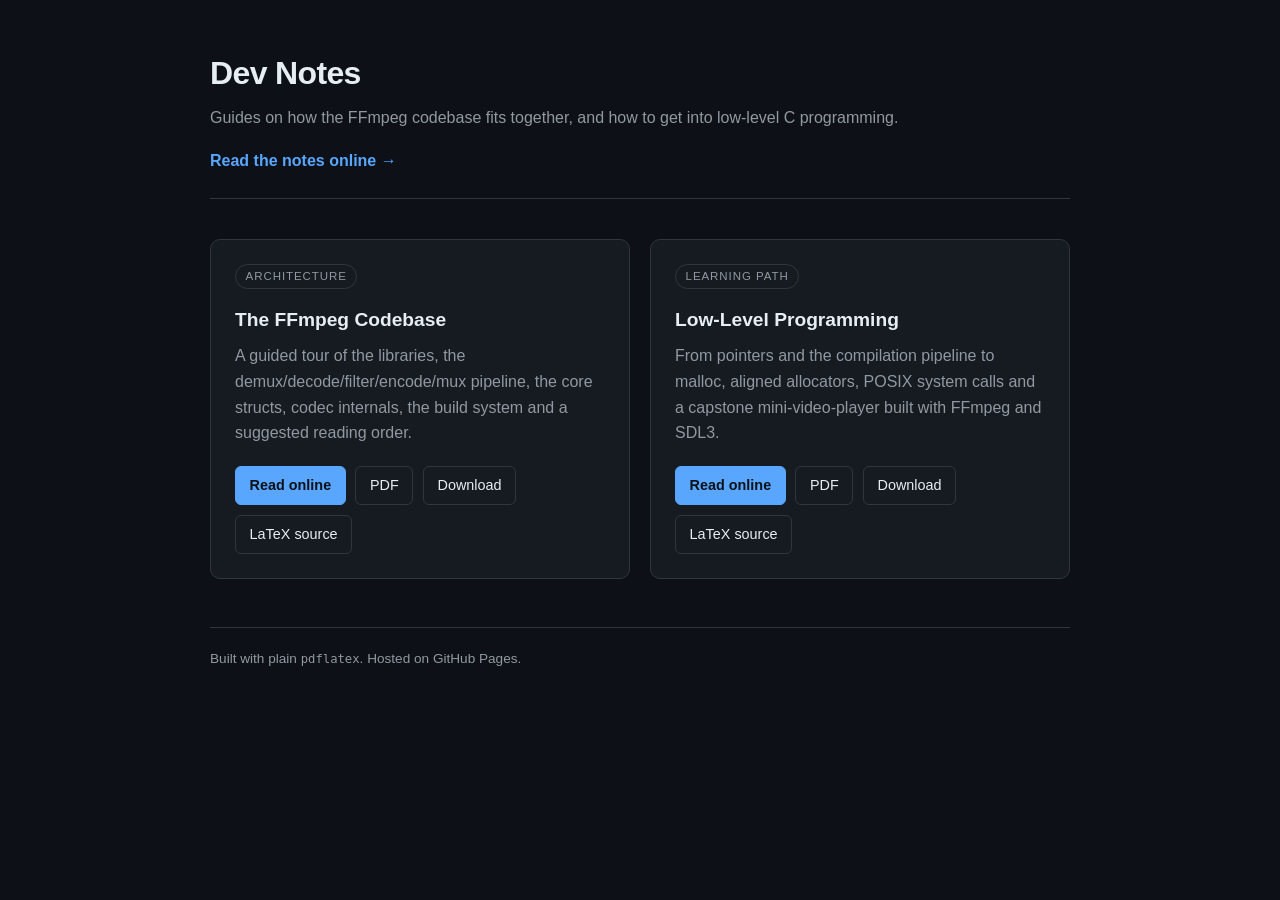
<file: index.html>
<!DOCTYPE html>
<html lang="en">
<head>
  <meta charset="utf-8">
  <meta name="viewport" content="width=device-width, initial-scale=1">
  <title>Dev Notes</title>
  <style>
    :root {
      color-scheme: dark;
      --bg: #0d1117;
      --card: #161b22;
      --border: #30363d;
      --text: #e6edf3;
      --muted: #9198a1;
      --accent: #58a6ff;
      --accent-hover: #79c0ff;
    }
    * { box-sizing: border-box; }
    body {
      margin: 0;
      background: var(--bg);
      color: var(--text);
      font: 16px/1.6 -apple-system, BlinkMacSystemFont, "Segoe UI", Helvetica, Arial, sans-serif;
    }
    .wrap { max-width: 900px; margin: 0 auto; padding: 3rem 1.25rem 4rem; }
    header { border-bottom: 1px solid var(--border); padding-bottom: 1.5rem; margin-bottom: 2.5rem; }
    h1 { font-size: 2rem; margin: 0 0 .35rem; letter-spacing: -.02em; }
    header p { color: var(--muted); margin: 0; }
    .topnav { margin-top: 1.1rem; }
    .topnav a { color: var(--accent); text-decoration: none; font-weight: 600; }
    .topnav a:hover { color: var(--accent-hover); text-decoration: underline; }
    .grid { display: grid; gap: 1.25rem; grid-template-columns: repeat(auto-fit, minmax(280px, 1fr)); }
    .card {
      background: var(--card);
      border: 1px solid var(--border);
      border-radius: 10px;
      padding: 1.5rem;
      display: flex;
      flex-direction: column;
    }
    .tag {
      align-self: flex-start;
      font-size: .72rem;
      letter-spacing: .08em;
      text-transform: uppercase;
      color: var(--muted);
      border: 1px solid var(--border);
      border-radius: 999px;
      padding: .15rem .6rem;
      margin-bottom: 1rem;
    }
    .card h2 { font-size: 1.2rem; margin: 0 0 .5rem; }
    .card p { color: var(--muted); margin: 0 0 1.25rem; flex: 1; }
    .links { display: flex; gap: .6rem; flex-wrap: wrap; }
    a.btn {
      text-decoration: none;
      border: 1px solid var(--border);
      border-radius: 6px;
      padding: .45rem .85rem;
      font-size: .9rem;
      color: var(--text);
    }
    a.btn.primary { background: var(--accent); border-color: var(--accent); color: #0d1117; font-weight: 600; }
    a.btn.primary:hover { background: var(--accent-hover); border-color: var(--accent-hover); }
    a.btn:hover { border-color: var(--accent); }
    footer { margin-top: 3rem; color: var(--muted); font-size: .85rem; border-top: 1px solid var(--border); padding-top: 1.25rem; }
    code { font-family: ui-monospace, SFMono-Regular, Menlo, Consolas, monospace; font-size: .9em; }
  </style>
</head>
<body>
  <div class="wrap">
    <header>
      <h1>Dev Notes</h1>
      <p>Guides on how the FFmpeg codebase fits together, and how to get into low-level C programming.</p>
      <nav class="topnav">
        <a href="notes/index.html">Read the notes online &rarr;</a>
      </nav>
    </header>

    <main class="grid">
      <section class="card">
        <span class="tag">Architecture</span>
        <h2>The FFmpeg Codebase</h2>
        <p>A guided tour of the libraries, the demux/decode/filter/encode/mux pipeline, the core structs, codec internals, the build system and a suggested reading order.</p>
        <div class="links">
          <a class="btn primary" href="notes/ffmpeg.html">Read online</a>
          <a class="btn" href="FFmpegCodebase.pdf">PDF</a>
          <a class="btn" href="FFmpegCodebase.pdf" download>Download</a>
          <a class="btn" href="FFmpegCodebase.tex">LaTeX source</a>
        </div>
      </section>

      <section class="card">
        <span class="tag">Learning path</span>
        <h2>Low-Level Programming</h2>
        <p>From pointers and the compilation pipeline to malloc, aligned allocators, POSIX system calls and a capstone mini-video-player built with FFmpeg and SDL3.</p>
        <div class="links">
          <a class="btn primary" href="notes/low-level.html">Read online</a>
          <a class="btn" href="LowLevelRoadmap.pdf">PDF</a>
          <a class="btn" href="LowLevelRoadmap.pdf" download>Download</a>
          <a class="btn" href="LowLevelRoadmap.tex">LaTeX source</a>
        </div>
      </section>
    </main>

    <footer>
      Built with plain <code>pdflatex</code>. Hosted on GitHub Pages.
    </footer>
  </div>
</body>
</html>
</file>
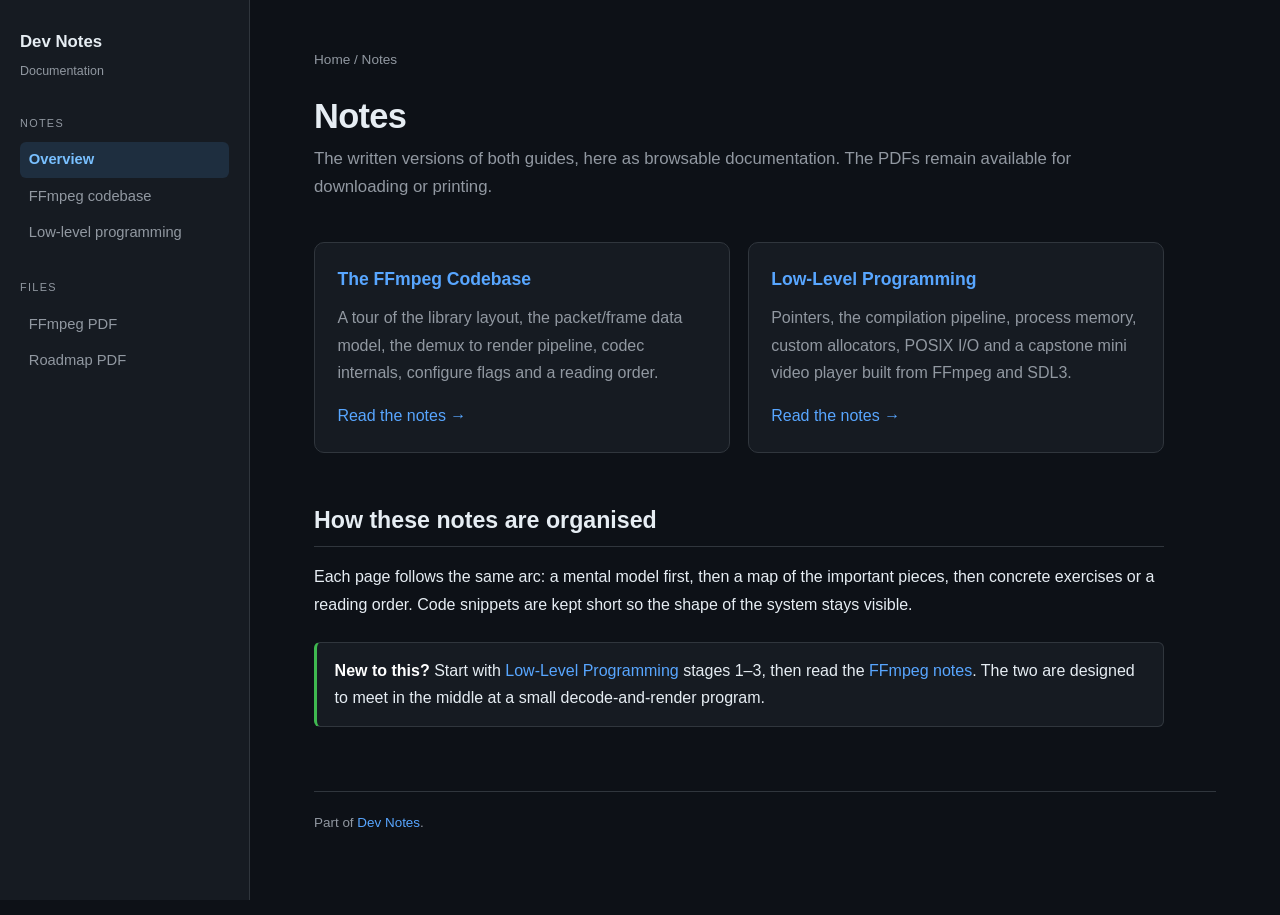
<file: notes/index.html>
<!DOCTYPE html>
<html lang="en">
<head>
  <meta charset="utf-8">
  <meta name="viewport" content="width=device-width, initial-scale=1">
  <title>Notes / Dev Notes</title>
  <link rel="stylesheet" href="style.css">
</head>
<body>
<div class="layout">
  <aside class="sidebar">
    <div class="brand"><a href="../index.html">Dev Notes</a></div>
    <div class="brand-sub">Documentation</div>
    <div class="nav-group">
      <div class="nav-title">Notes</div>
      <a class="active" href="index.html">Overview</a>
      <a href="ffmpeg.html">FFmpeg codebase</a>
      <a href="low-level.html">Low-level programming</a>
    </div>
    <div class="nav-group">
      <div class="nav-title">Files</div>
      <a href="../FFmpegCodebase.pdf">FFmpeg PDF</a>
      <a href="../LowLevelRoadmap.pdf">Roadmap PDF</a>
    </div>
  </aside>

  <main class="content">
    <article>
      <div class="breadcrumb"><a href="../index.html">Home</a> / Notes</div>
      <h1>Notes</h1>
      <p class="lede">The written versions of both guides, here as browsable documentation. The PDFs remain available for downloading or printing.</p>

      <div class="card-grid">
        <section class="card">
          <h3><a href="ffmpeg.html">The FFmpeg Codebase</a></h3>
          <p>A tour of the library layout, the packet/frame data model, the demux to render pipeline, codec internals, configure flags and a reading order.</p>
          <a href="ffmpeg.html">Read the notes &rarr;</a>
        </section>
        <section class="card">
          <h3><a href="low-level.html">Low-Level Programming</a></h3>
          <p>Pointers, the compilation pipeline, process memory, custom allocators, POSIX I/O and a capstone mini video player built from FFmpeg and SDL3.</p>
          <a href="low-level.html">Read the notes &rarr;</a>
        </section>
      </div>

      <h2>How these notes are organised</h2>
      <p>Each page follows the same arc: a mental model first, then a map of the important pieces, then concrete exercises or a reading order. Code snippets are kept short so the shape of the system stays visible.</p>

      <div class="callout green">
        <p><strong>New to this?</strong> Start with <a href="low-level.html">Low-Level Programming</a> stages 1&ndash;3, then read the <a href="ffmpeg.html">FFmpeg notes</a>. The two are designed to meet in the middle at a small decode-and-render program.</p>
      </div>
    </article>

    <footer class="docs-footer">Part of <a href="../index.html">Dev Notes</a>.</footer>
  </main>
</div>
</body>
</html>
</file>
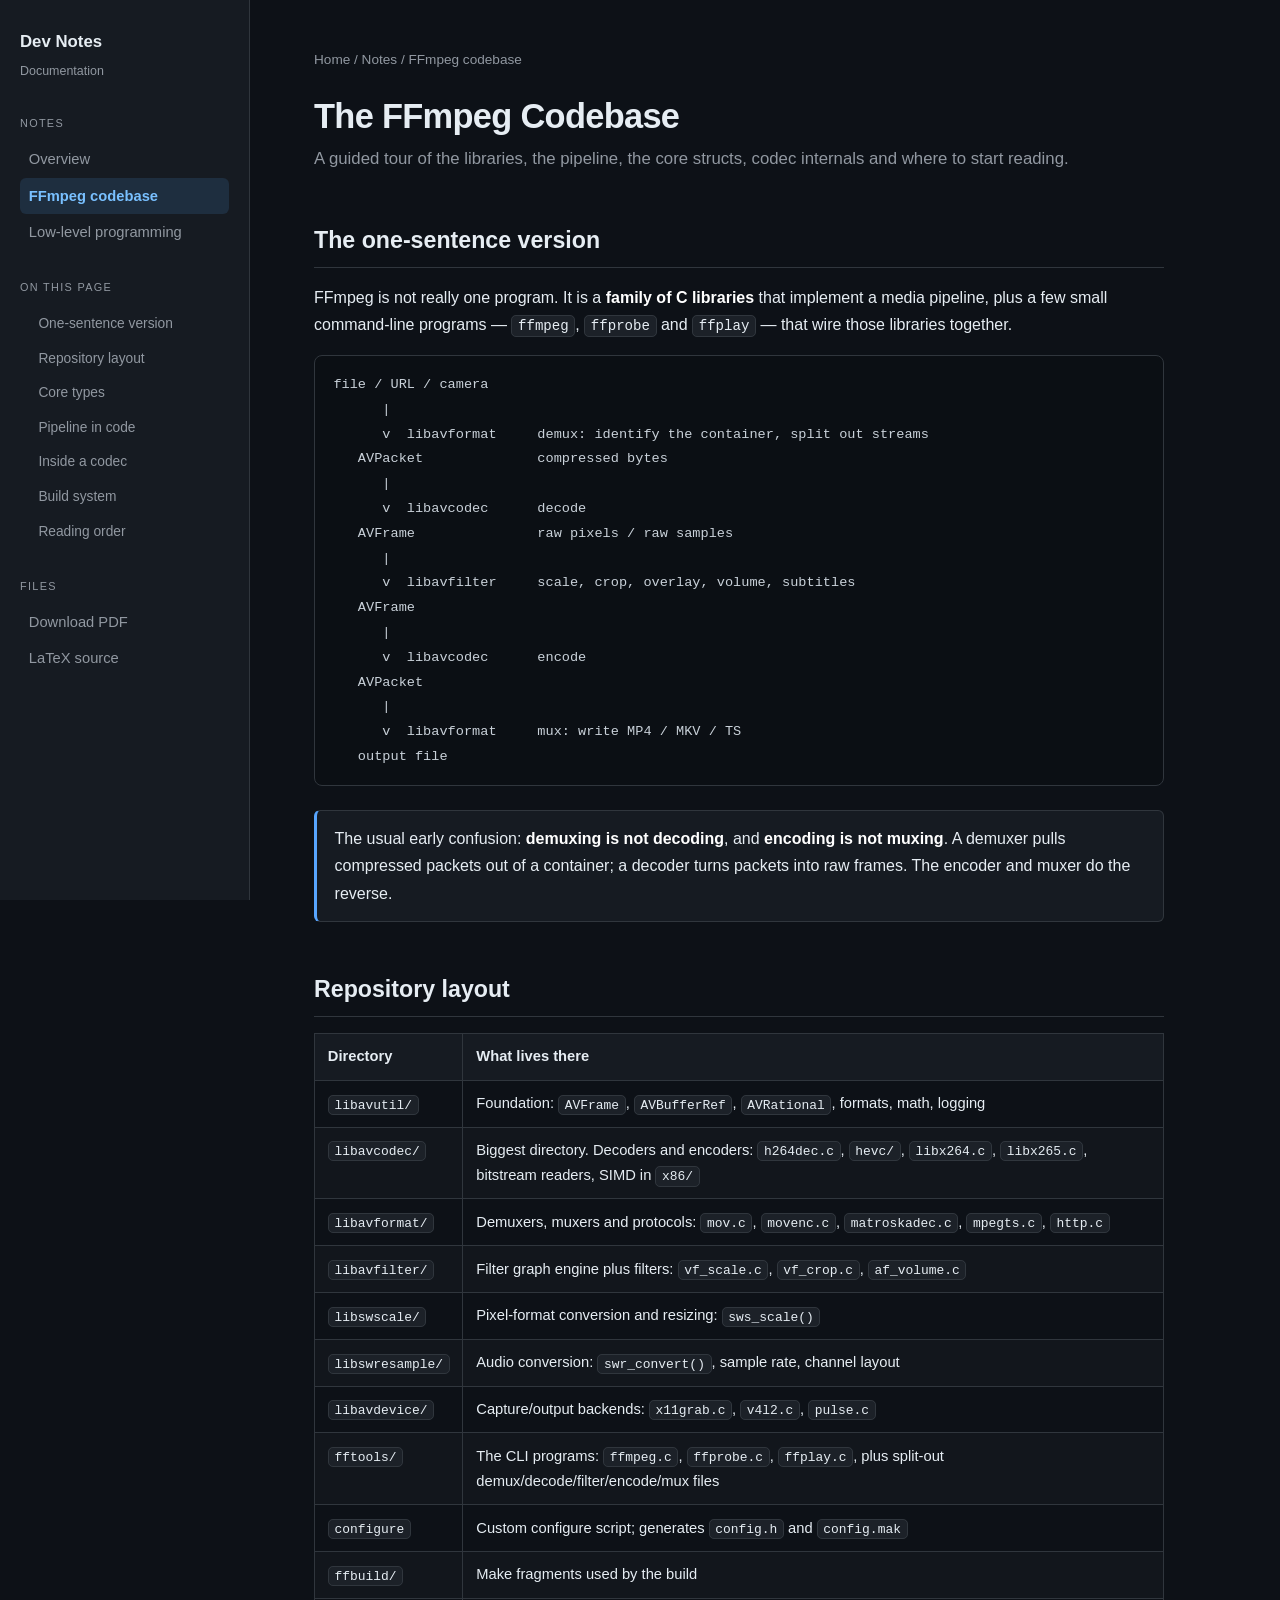
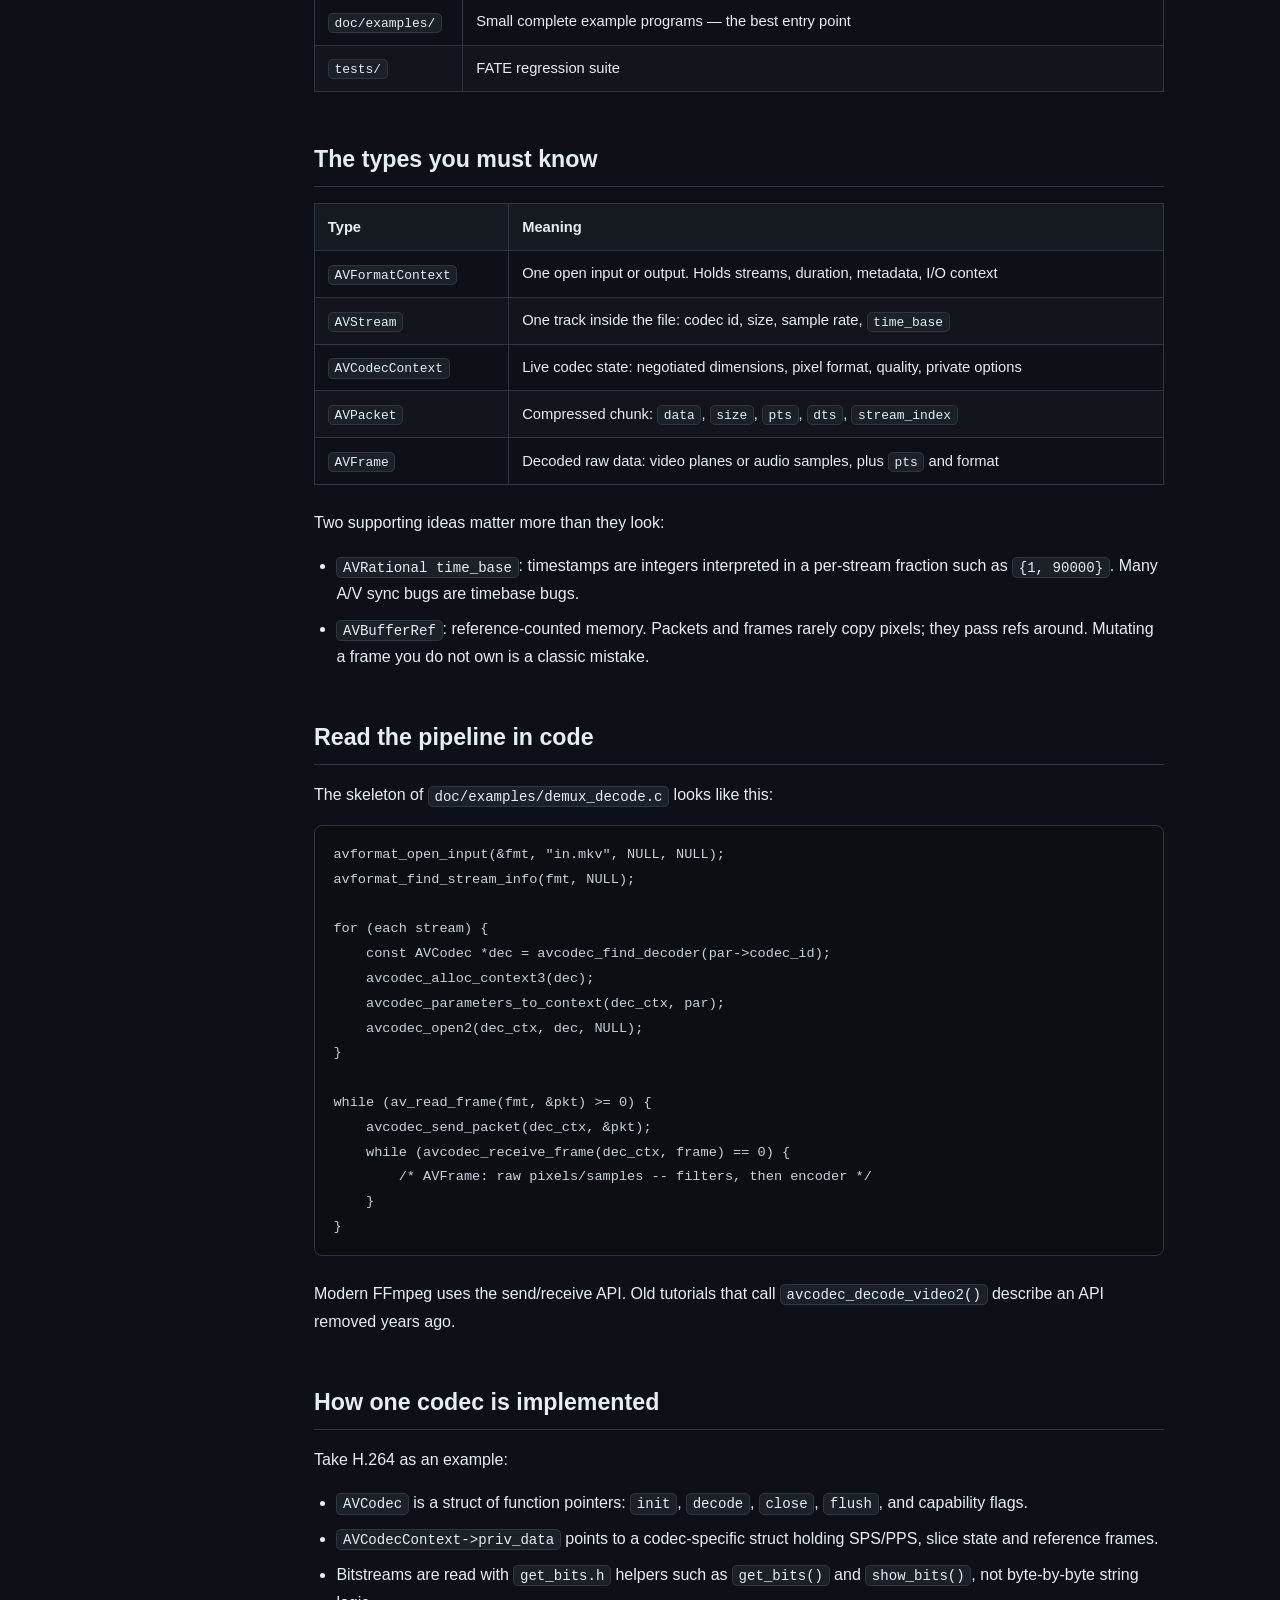
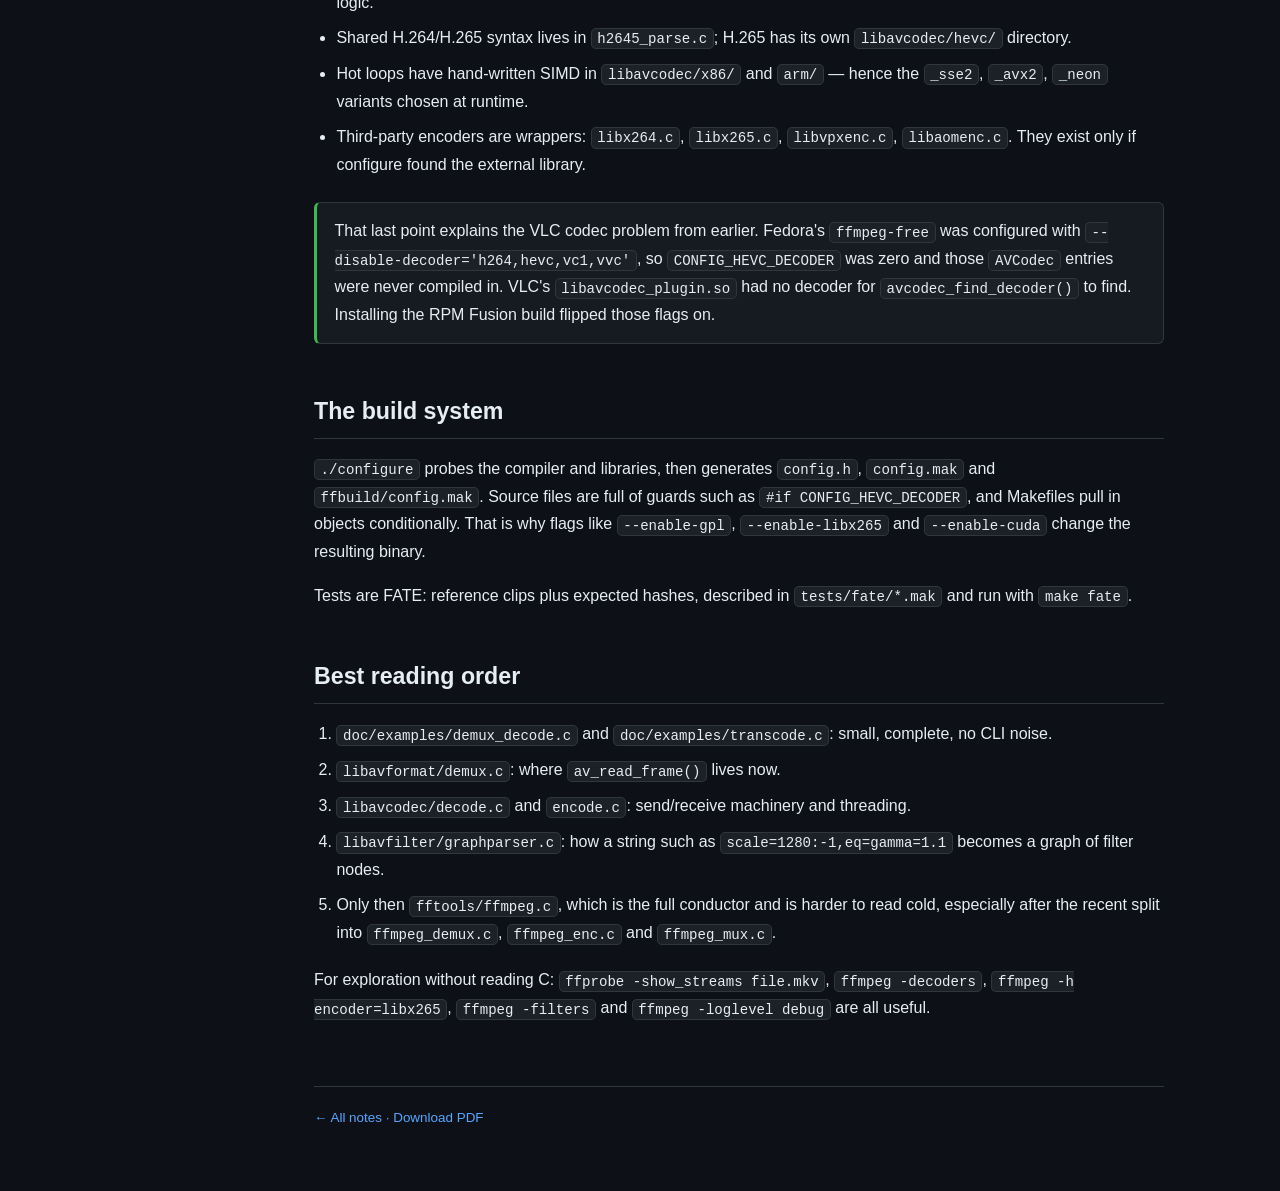
<file: notes/ffmpeg.html>
<!DOCTYPE html>
<html lang="en">
<head>
  <meta charset="utf-8">
  <meta name="viewport" content="width=device-width, initial-scale=1">
  <title>FFmpeg codebase / Dev Notes</title>
  <link rel="stylesheet" href="style.css">
</head>
<body>
<div class="layout">
  <aside class="sidebar">
    <div class="brand"><a href="../index.html">Dev Notes</a></div>
    <div class="brand-sub">Documentation</div>
    <div class="nav-group">
      <div class="nav-title">Notes</div>
      <a href="index.html">Overview</a>
      <a class="active" href="ffmpeg.html">FFmpeg codebase</a>
      <a href="low-level.html">Low-level programming</a>
    </div>
    <div class="nav-group">
      <div class="nav-title">On this page</div>
      <a class="sub" href="#overview">One-sentence version</a>
      <a class="sub" href="#layout">Repository layout</a>
      <a class="sub" href="#types">Core types</a>
      <a class="sub" href="#pipeline">Pipeline in code</a>
      <a class="sub" href="#codecs">Inside a codec</a>
      <a class="sub" href="#build">Build system</a>
      <a class="sub" href="#reading">Reading order</a>
    </div>
    <div class="nav-group">
      <div class="nav-title">Files</div>
      <a href="../FFmpegCodebase.pdf">Download PDF</a>
      <a href="../FFmpegCodebase.tex">LaTeX source</a>
    </div>
  </aside>

  <main class="content">
    <article>
      <div class="breadcrumb"><a href="../index.html">Home</a> / <a href="index.html">Notes</a> / FFmpeg codebase</div>
      <h1>The FFmpeg Codebase</h1>
      <p class="lede">A guided tour of the libraries, the pipeline, the core structs, codec internals and where to start reading.</p>

      <h2 id="overview">The one-sentence version</h2>
      <p>FFmpeg is not really one program. It is a <strong>family of C libraries</strong> that implement a media pipeline, plus a few small command-line programs &mdash; <code>ffmpeg</code>, <code>ffprobe</code> and <code>ffplay</code> &mdash; that wire those libraries together.</p>

<pre><code>file / URL / camera
      |
      v  libavformat     demux: identify the container, split out streams
   AVPacket              compressed bytes
      |
      v  libavcodec      decode
   AVFrame               raw pixels / raw samples
      |
      v  libavfilter     scale, crop, overlay, volume, subtitles
   AVFrame
      |
      v  libavcodec      encode
   AVPacket
      |
      v  libavformat     mux: write MP4 / MKV / TS
   output file</code></pre>

      <div class="callout">
        <p>The usual early confusion: <strong>demuxing is not decoding</strong>, and <strong>encoding is not muxing</strong>. A demuxer pulls compressed packets out of a container; a decoder turns packets into raw frames. The encoder and muxer do the reverse.</p>
      </div>

      <h2 id="layout">Repository layout</h2>
      <div class="table-wrap">
        <table>
          <thead><tr><th>Directory</th><th>What lives there</th></tr></thead>
          <tbody>
            <tr><td><code>libavutil/</code></td><td>Foundation: <code>AVFrame</code>, <code>AVBufferRef</code>, <code>AVRational</code>, formats, math, logging</td></tr>
            <tr><td><code>libavcodec/</code></td><td>Biggest directory. Decoders and encoders: <code>h264dec.c</code>, <code>hevc/</code>, <code>libx264.c</code>, <code>libx265.c</code>, bitstream readers, SIMD in <code>x86/</code></td></tr>
            <tr><td><code>libavformat/</code></td><td>Demuxers, muxers and protocols: <code>mov.c</code>, <code>movenc.c</code>, <code>matroskadec.c</code>, <code>mpegts.c</code>, <code>http.c</code></td></tr>
            <tr><td><code>libavfilter/</code></td><td>Filter graph engine plus filters: <code>vf_scale.c</code>, <code>vf_crop.c</code>, <code>af_volume.c</code></td></tr>
            <tr><td><code>libswscale/</code></td><td>Pixel-format conversion and resizing: <code>sws_scale()</code></td></tr>
            <tr><td><code>libswresample/</code></td><td>Audio conversion: <code>swr_convert()</code>, sample rate, channel layout</td></tr>
            <tr><td><code>libavdevice/</code></td><td>Capture/output backends: <code>x11grab.c</code>, <code>v4l2.c</code>, <code>pulse.c</code></td></tr>
            <tr><td><code>fftools/</code></td><td>The CLI programs: <code>ffmpeg.c</code>, <code>ffprobe.c</code>, <code>ffplay.c</code>, plus split-out demux/decode/filter/encode/mux files</td></tr>
            <tr><td><code>configure</code></td><td>Custom configure script; generates <code>config.h</code> and <code>config.mak</code></td></tr>
            <tr><td><code>ffbuild/</code></td><td>Make fragments used by the build</td></tr>
            <tr><td><code>doc/examples/</code></td><td>Small complete example programs &mdash; the best entry point</td></tr>
            <tr><td><code>tests/</code></td><td>FATE regression suite</td></tr>
          </tbody>
        </table>
      </div>

      <h2 id="types">The types you must know</h2>
      <div class="table-wrap">
        <table>
          <thead><tr><th>Type</th><th>Meaning</th></tr></thead>
          <tbody>
            <tr><td><code>AVFormatContext</code></td><td>One open input or output. Holds streams, duration, metadata, I/O context</td></tr>
            <tr><td><code>AVStream</code></td><td>One track inside the file: codec id, size, sample rate, <code>time_base</code></td></tr>
            <tr><td><code>AVCodecContext</code></td><td>Live codec state: negotiated dimensions, pixel format, quality, private options</td></tr>
            <tr><td><code>AVPacket</code></td><td>Compressed chunk: <code>data</code>, <code>size</code>, <code>pts</code>, <code>dts</code>, <code>stream_index</code></td></tr>
            <tr><td><code>AVFrame</code></td><td>Decoded raw data: video planes or audio samples, plus <code>pts</code> and format</td></tr>
          </tbody>
        </table>
      </div>

      <p>Two supporting ideas matter more than they look:</p>
      <ul>
        <li><code>AVRational time_base</code>: timestamps are integers interpreted in a per-stream fraction such as <code>{1, 90000}</code>. Many A/V sync bugs are timebase bugs.</li>
        <li><code>AVBufferRef</code>: reference-counted memory. Packets and frames rarely copy pixels; they pass refs around. Mutating a frame you do not own is a classic mistake.</li>
      </ul>

      <h2 id="pipeline">Read the pipeline in code</h2>
      <p>The skeleton of <code>doc/examples/demux_decode.c</code> looks like this:</p>
<pre><code>avformat_open_input(&amp;fmt, "in.mkv", NULL, NULL);
avformat_find_stream_info(fmt, NULL);

for (each stream) {
    const AVCodec *dec = avcodec_find_decoder(par-&gt;codec_id);
    avcodec_alloc_context3(dec);
    avcodec_parameters_to_context(dec_ctx, par);
    avcodec_open2(dec_ctx, dec, NULL);
}

while (av_read_frame(fmt, &amp;pkt) &gt;= 0) {
    avcodec_send_packet(dec_ctx, &amp;pkt);
    while (avcodec_receive_frame(dec_ctx, frame) == 0) {
        /* AVFrame: raw pixels/samples -- filters, then encoder */
    }
}</code></pre>
      <p>Modern FFmpeg uses the send/receive API. Old tutorials that call <code>avcodec_decode_video2()</code> describe an API removed years ago.</p>

      <h2 id="codecs">How one codec is implemented</h2>
      <p>Take H.264 as an example:</p>
      <ul>
        <li><code>AVCodec</code> is a struct of function pointers: <code>init</code>, <code>decode</code>, <code>close</code>, <code>flush</code>, and capability flags.</li>
        <li><code>AVCodecContext-&gt;priv_data</code> points to a codec-specific struct holding SPS/PPS, slice state and reference frames.</li>
        <li>Bitstreams are read with <code>get_bits.h</code> helpers such as <code>get_bits()</code> and <code>show_bits()</code>, not byte-by-byte string logic.</li>
        <li>Shared H.264/H.265 syntax lives in <code>h2645_parse.c</code>; H.265 has its own <code>libavcodec/hevc/</code> directory.</li>
        <li>Hot loops have hand-written SIMD in <code>libavcodec/x86/</code> and <code>arm/</code> &mdash; hence the <code>_sse2</code>, <code>_avx2</code>, <code>_neon</code> variants chosen at runtime.</li>
        <li>Third-party encoders are wrappers: <code>libx264.c</code>, <code>libx265.c</code>, <code>libvpxenc.c</code>, <code>libaomenc.c</code>. They exist only if configure found the external library.</li>
      </ul>

      <div class="callout green">
        <p>That last point explains the VLC codec problem from earlier. Fedora's <code>ffmpeg-free</code> was configured with <code>--disable-decoder='h264,hevc,vc1,vvc'</code>, so <code>CONFIG_HEVC_DECODER</code> was zero and those <code>AVCodec</code> entries were never compiled in. VLC's <code>libavcodec_plugin.so</code> had no decoder for <code>avcodec_find_decoder()</code> to find. Installing the RPM Fusion build flipped those flags on.</p>
      </div>

      <h2 id="build">The build system</h2>
      <p><code>./configure</code> probes the compiler and libraries, then generates <code>config.h</code>, <code>config.mak</code> and <code>ffbuild/config.mak</code>. Source files are full of guards such as <code>#if CONFIG_HEVC_DECODER</code>, and Makefiles pull in objects conditionally. That is why flags like <code>--enable-gpl</code>, <code>--enable-libx265</code> and <code>--enable-cuda</code> change the resulting binary.</p>
      <p>Tests are FATE: reference clips plus expected hashes, described in <code>tests/fate/*.mak</code> and run with <code>make fate</code>.</p>

      <h2 id="reading">Best reading order</h2>
      <ol>
        <li><code>doc/examples/demux_decode.c</code> and <code>doc/examples/transcode.c</code>: small, complete, no CLI noise.</li>
        <li><code>libavformat/demux.c</code>: where <code>av_read_frame()</code> lives now.</li>
        <li><code>libavcodec/decode.c</code> and <code>encode.c</code>: send/receive machinery and threading.</li>
        <li><code>libavfilter/graphparser.c</code>: how a string such as <code>scale=1280:-1,eq=gamma=1.1</code> becomes a graph of filter nodes.</li>
        <li>Only then <code>fftools/ffmpeg.c</code>, which is the full conductor and is harder to read cold, especially after the recent split into <code>ffmpeg_demux.c</code>, <code>ffmpeg_enc.c</code> and <code>ffmpeg_mux.c</code>.</li>
      </ol>
      <p>For exploration without reading C: <code>ffprobe -show_streams file.mkv</code>, <code>ffmpeg -decoders</code>, <code>ffmpeg -h encoder=libx265</code>, <code>ffmpeg -filters</code> and <code>ffmpeg -loglevel debug</code> are all useful.</p>

      <footer class="docs-footer"><a href="index.html">&larr; All notes</a> &middot; <a href="../FFmpegCodebase.pdf">Download PDF</a></footer>
    </article>
  </main>
</div>
</body>
</html>
</file>
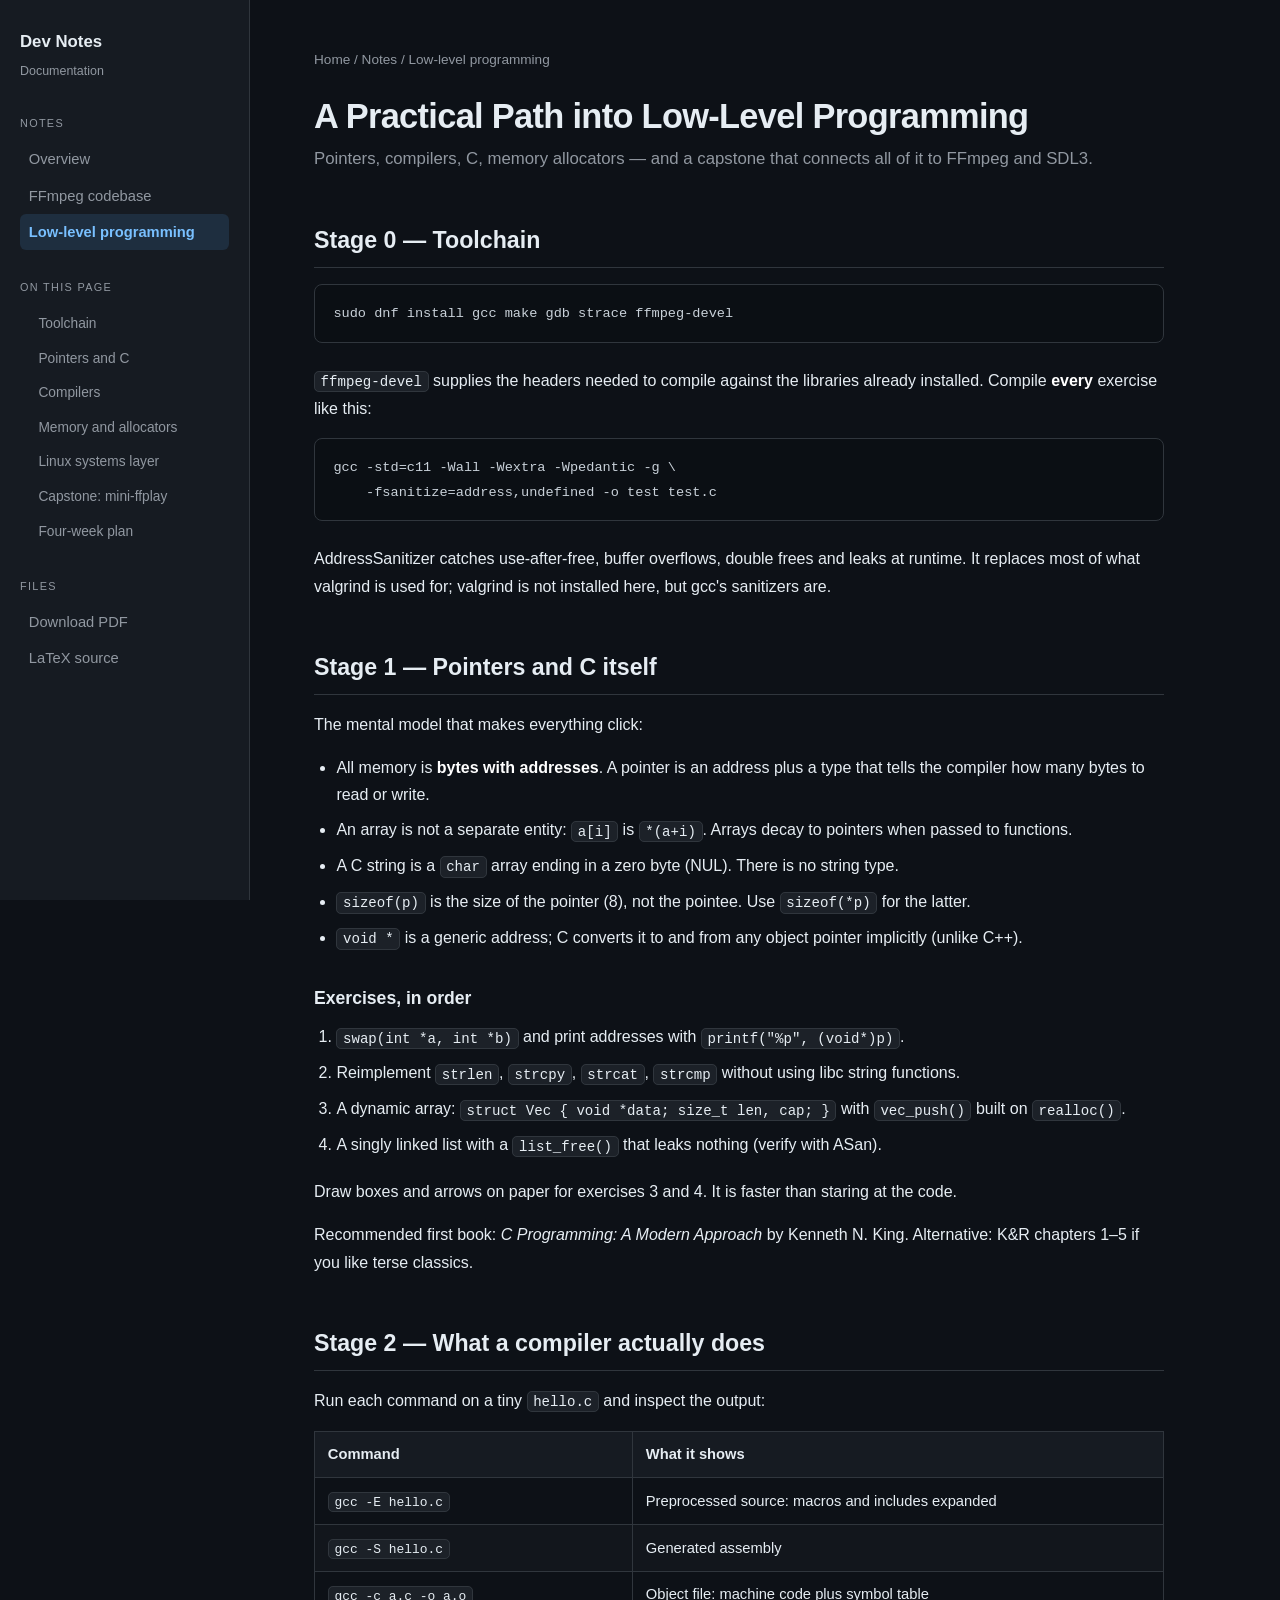
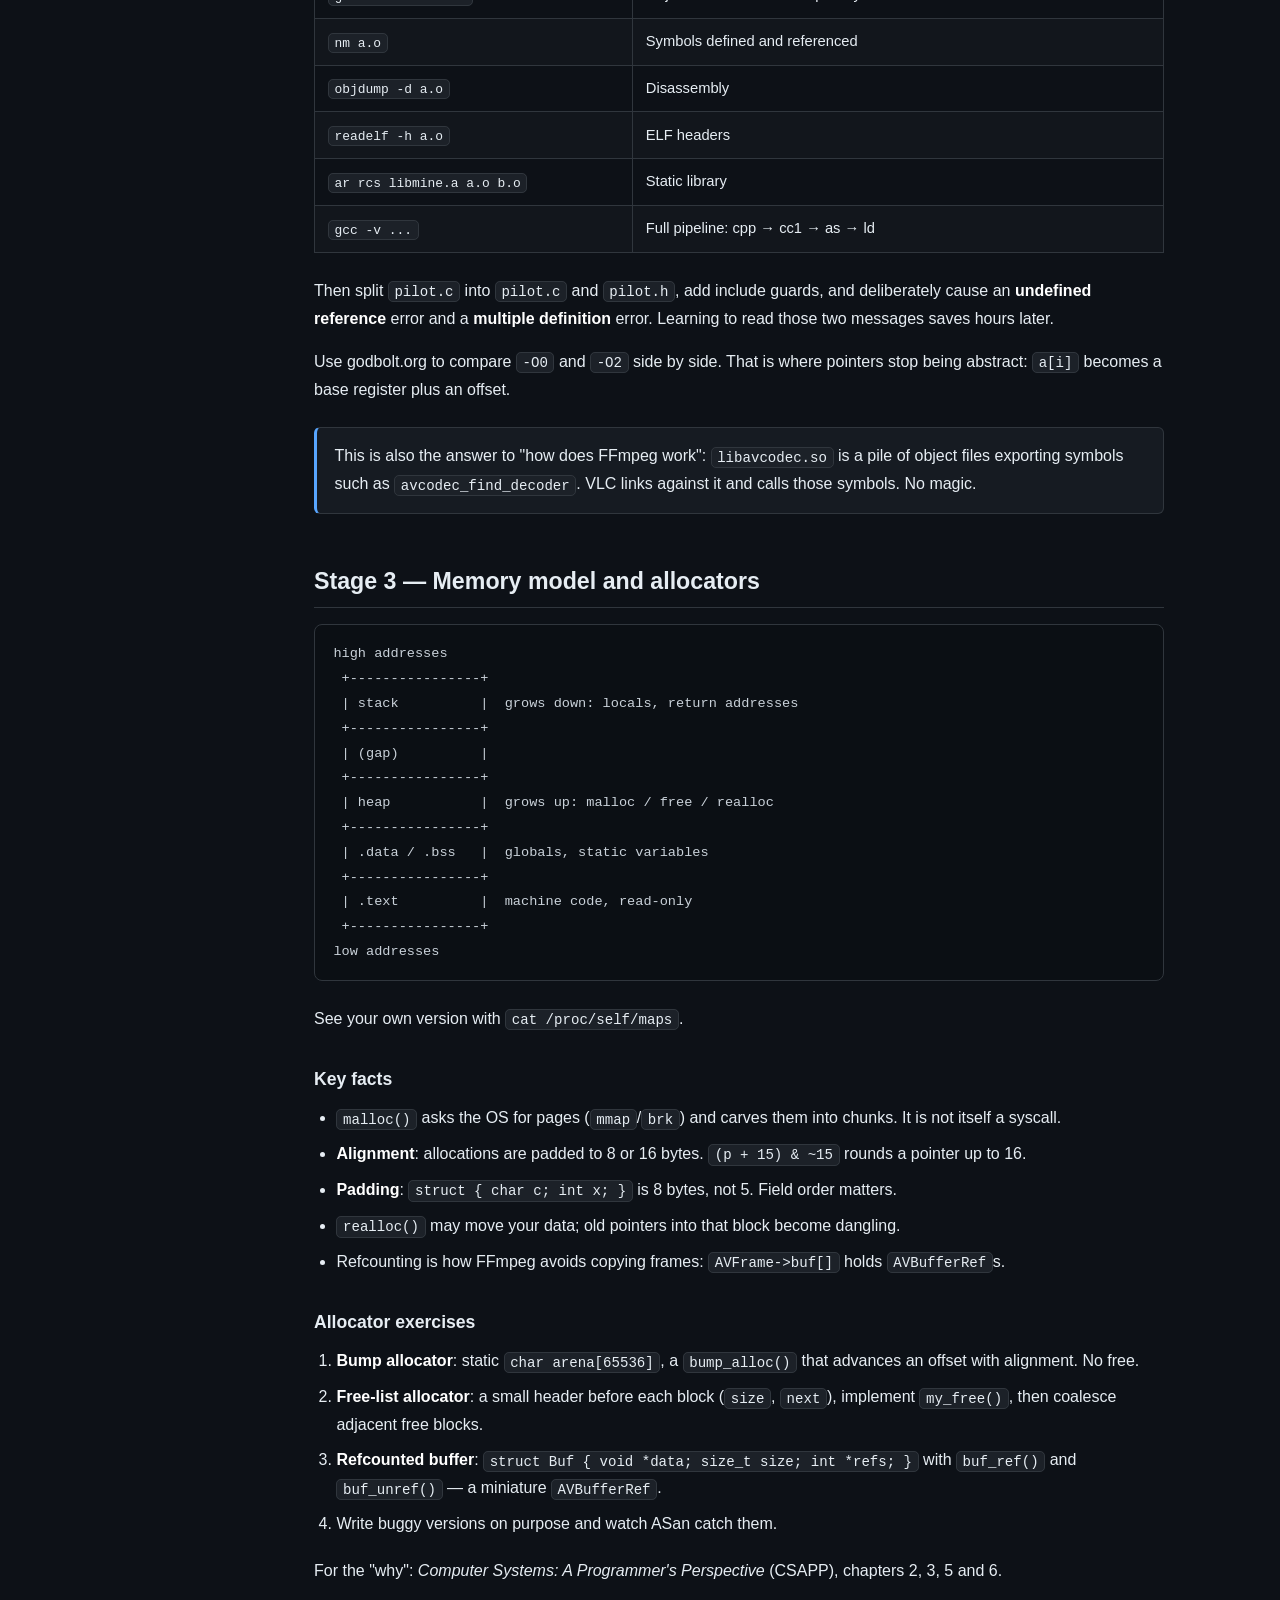
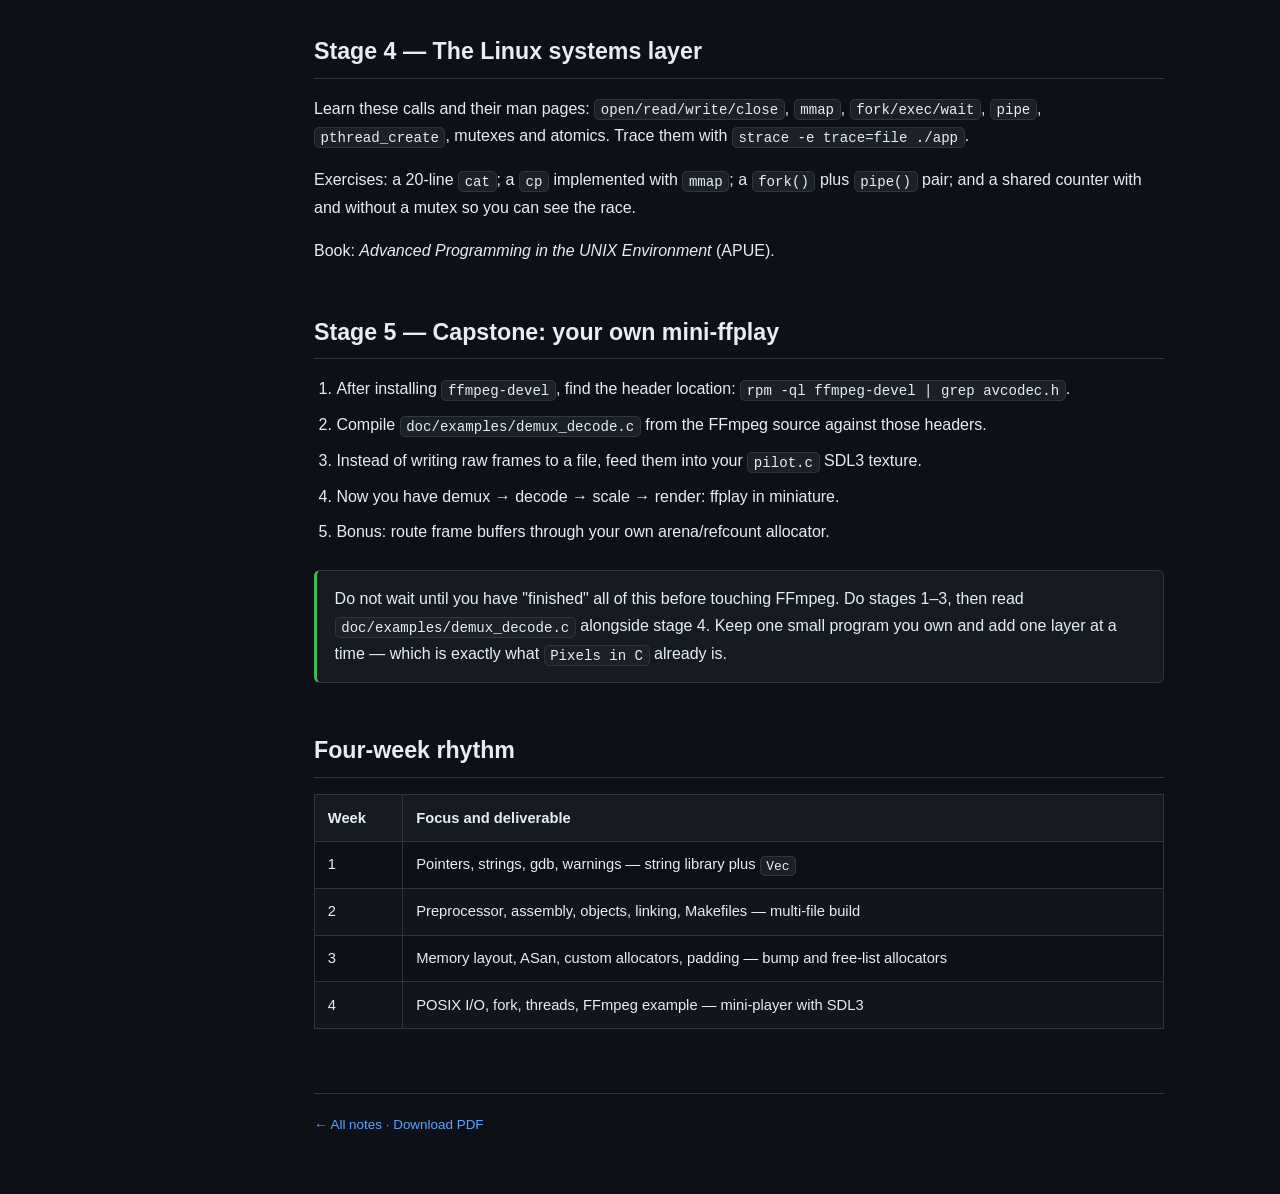
<file: notes/low-level.html>
<!DOCTYPE html>
<html lang="en">
<head>
  <meta charset="utf-8">
  <meta name="viewport" content="width=device-width, initial-scale=1">
  <title>Low-level programming / Dev Notes</title>
  <link rel="stylesheet" href="style.css">
</head>
<body>
<div class="layout">
  <aside class="sidebar">
    <div class="brand"><a href="../index.html">Dev Notes</a></div>
    <div class="brand-sub">Documentation</div>
    <div class="nav-group">
      <div class="nav-title">Notes</div>
      <a href="index.html">Overview</a>
      <a href="ffmpeg.html">FFmpeg codebase</a>
      <a class="active" href="low-level.html">Low-level programming</a>
    </div>
    <div class="nav-group">
      <div class="nav-title">On this page</div>
      <a class="sub" href="#toolchain">Toolchain</a>
      <a class="sub" href="#pointers">Pointers and C</a>
      <a class="sub" href="#compilers">Compilers</a>
      <a class="sub" href="#memory">Memory and allocators</a>
      <a class="sub" href="#linux">Linux systems layer</a>
      <a class="sub" href="#capstone">Capstone: mini-ffplay</a>
      <a class="sub" href="#schedule">Four-week plan</a>
    </div>
    <div class="nav-group">
      <div class="nav-title">Files</div>
      <a href="../LowLevelRoadmap.pdf">Download PDF</a>
      <a href="../LowLevelRoadmap.tex">LaTeX source</a>
    </div>
  </aside>

  <main class="content">
    <article>
      <div class="breadcrumb"><a href="../index.html">Home</a> / <a href="index.html">Notes</a> / Low-level programming</div>
      <h1>A Practical Path into Low-Level Programming</h1>
      <p class="lede">Pointers, compilers, C, memory allocators &mdash; and a capstone that connects all of it to FFmpeg and SDL3.</p>

      <h2 id="toolchain">Stage 0 &mdash; Toolchain</h2>
<pre><code>sudo dnf install gcc make gdb strace ffmpeg-devel</code></pre>
      <p><code>ffmpeg-devel</code> supplies the headers needed to compile against the libraries already installed. Compile <strong>every</strong> exercise like this:</p>
<pre><code>gcc -std=c11 -Wall -Wextra -Wpedantic -g \
    -fsanitize=address,undefined -o test test.c</code></pre>
      <p>AddressSanitizer catches use-after-free, buffer overflows, double frees and leaks at runtime. It replaces most of what valgrind is used for; valgrind is not installed here, but gcc's sanitizers are.</p>

      <h2 id="pointers">Stage 1 &mdash; Pointers and C itself</h2>
      <p>The mental model that makes everything click:</p>
      <ul>
        <li>All memory is <strong>bytes with addresses</strong>. A pointer is an address plus a type that tells the compiler how many bytes to read or write.</li>
        <li>An array is not a separate entity: <code>a[i]</code> is <code>*(a+i)</code>. Arrays decay to pointers when passed to functions.</li>
        <li>A C string is a <code>char</code> array ending in a zero byte (NUL). There is no string type.</li>
        <li><code>sizeof(p)</code> is the size of the pointer (8), not the pointee. Use <code>sizeof(*p)</code> for the latter.</li>
        <li><code>void *</code> is a generic address; C converts it to and from any object pointer implicitly (unlike C++).</li>
      </ul>

      <h3>Exercises, in order</h3>
      <ol>
        <li><code>swap(int *a, int *b)</code> and print addresses with <code>printf("%p", (void*)p)</code>.</li>
        <li>Reimplement <code>strlen</code>, <code>strcpy</code>, <code>strcat</code>, <code>strcmp</code> without using libc string functions.</li>
        <li>A dynamic array: <code>struct Vec { void *data; size_t len, cap; }</code> with <code>vec_push()</code> built on <code>realloc()</code>.</li>
        <li>A singly linked list with a <code>list_free()</code> that leaks nothing (verify with ASan).</li>
      </ol>
      <p>Draw boxes and arrows on paper for exercises 3 and 4. It is faster than staring at the code.</p>
      <p>Recommended first book: <em>C Programming: A Modern Approach</em> by Kenneth N. King. Alternative: K&amp;R chapters 1&ndash;5 if you like terse classics.</p>

      <h2 id="compilers">Stage 2 &mdash; What a compiler actually does</h2>
      <p>Run each command on a tiny <code>hello.c</code> and inspect the output:</p>
      <div class="table-wrap">
        <table>
          <thead><tr><th>Command</th><th>What it shows</th></tr></thead>
          <tbody>
            <tr><td><code>gcc -E hello.c</code></td><td>Preprocessed source: macros and includes expanded</td></tr>
            <tr><td><code>gcc -S hello.c</code></td><td>Generated assembly</td></tr>
            <tr><td><code>gcc -c a.c -o a.o</code></td><td>Object file: machine code plus symbol table</td></tr>
            <tr><td><code>nm a.o</code></td><td>Symbols defined and referenced</td></tr>
            <tr><td><code>objdump -d a.o</code></td><td>Disassembly</td></tr>
            <tr><td><code>readelf -h a.o</code></td><td>ELF headers</td></tr>
            <tr><td><code>ar rcs libmine.a a.o b.o</code></td><td>Static library</td></tr>
            <tr><td><code>gcc -v ...</code></td><td>Full pipeline: cpp &rarr; cc1 &rarr; as &rarr; ld</td></tr>
          </tbody>
        </table>
      </div>
      <p>Then split <code>pilot.c</code> into <code>pilot.c</code> and <code>pilot.h</code>, add include guards, and deliberately cause an <strong>undefined reference</strong> error and a <strong>multiple definition</strong> error. Learning to read those two messages saves hours later.</p>
      <p>Use godbolt.org to compare <code>-O0</code> and <code>-O2</code> side by side. That is where pointers stop being abstract: <code>a[i]</code> becomes a base register plus an offset.</p>
      <div class="callout">
        <p>This is also the answer to "how does FFmpeg work": <code>libavcodec.so</code> is a pile of object files exporting symbols such as <code>avcodec_find_decoder</code>. VLC links against it and calls those symbols. No magic.</p>
      </div>

      <h2 id="memory">Stage 3 &mdash; Memory model and allocators</h2>
<pre><code>high addresses
 +----------------+
 | stack          |  grows down: locals, return addresses
 +----------------+
 | (gap)          |
 +----------------+
 | heap           |  grows up: malloc / free / realloc
 +----------------+
 | .data / .bss   |  globals, static variables
 +----------------+
 | .text          |  machine code, read-only
 +----------------+
low addresses</code></pre>
      <p>See your own version with <code>cat /proc/self/maps</code>.</p>
      <h3>Key facts</h3>
      <ul>
        <li><code>malloc()</code> asks the OS for pages (<code>mmap</code>/<code>brk</code>) and carves them into chunks. It is not itself a syscall.</li>
        <li><strong>Alignment</strong>: allocations are padded to 8 or 16 bytes. <code>(p + 15) &amp; ~15</code> rounds a pointer up to 16.</li>
        <li><strong>Padding</strong>: <code>struct { char c; int x; }</code> is 8 bytes, not 5. Field order matters.</li>
        <li><code>realloc()</code> may move your data; old pointers into that block become dangling.</li>
        <li>Refcounting is how FFmpeg avoids copying frames: <code>AVFrame-&gt;buf[]</code> holds <code>AVBufferRef</code>s.</li>
      </ul>
      <h3>Allocator exercises</h3>
      <ol>
        <li><strong>Bump allocator</strong>: static <code>char arena[65536]</code>, a <code>bump_alloc()</code> that advances an offset with alignment. No free.</li>
        <li><strong>Free-list allocator</strong>: a small header before each block (<code>size</code>, <code>next</code>), implement <code>my_free()</code>, then coalesce adjacent free blocks.</li>
        <li><strong>Refcounted buffer</strong>: <code>struct Buf { void *data; size_t size; int *refs; }</code> with <code>buf_ref()</code> and <code>buf_unref()</code> &mdash; a miniature <code>AVBufferRef</code>.</li>
        <li>Write buggy versions on purpose and watch ASan catch them.</li>
      </ol>
      <p>For the "why": <em>Computer Systems: A Programmer's Perspective</em> (CSAPP), chapters 2, 3, 5 and 6.</p>

      <h2 id="linux">Stage 4 &mdash; The Linux systems layer</h2>
      <p>Learn these calls and their man pages: <code>open/read/write/close</code>, <code>mmap</code>, <code>fork/exec/wait</code>, <code>pipe</code>, <code>pthread_create</code>, mutexes and atomics. Trace them with <code>strace -e trace=file ./app</code>.</p>
      <p>Exercises: a 20-line <code>cat</code>; a <code>cp</code> implemented with <code>mmap</code>; a <code>fork()</code> plus <code>pipe()</code> pair; and a shared counter with and without a mutex so you can see the race.</p>
      <p>Book: <em>Advanced Programming in the UNIX Environment</em> (APUE).</p>

      <h2 id="capstone">Stage 5 &mdash; Capstone: your own mini-ffplay</h2>
      <ol>
        <li>After installing <code>ffmpeg-devel</code>, find the header location: <code>rpm -ql ffmpeg-devel | grep avcodec.h</code>.</li>
        <li>Compile <code>doc/examples/demux_decode.c</code> from the FFmpeg source against those headers.</li>
        <li>Instead of writing raw frames to a file, feed them into your <code>pilot.c</code> SDL3 texture.</li>
        <li>Now you have demux &rarr; decode &rarr; scale &rarr; render: ffplay in miniature.</li>
        <li>Bonus: route frame buffers through your own arena/refcount allocator.</li>
      </ol>
      <div class="callout green">
        <p>Do not wait until you have "finished" all of this before touching FFmpeg. Do stages 1&ndash;3, then read <code>doc/examples/demux_decode.c</code> alongside stage 4. Keep one small program you own and add one layer at a time &mdash; which is exactly what <code>Pixels in C</code> already is.</p>
      </div>

      <h2 id="schedule">Four-week rhythm</h2>
      <div class="table-wrap">
        <table>
          <thead><tr><th>Week</th><th>Focus and deliverable</th></tr></thead>
          <tbody>
            <tr><td>1</td><td>Pointers, strings, gdb, warnings &mdash; string library plus <code>Vec</code></td></tr>
            <tr><td>2</td><td>Preprocessor, assembly, objects, linking, Makefiles &mdash; multi-file build</td></tr>
            <tr><td>3</td><td>Memory layout, ASan, custom allocators, padding &mdash; bump and free-list allocators</td></tr>
            <tr><td>4</td><td>POSIX I/O, fork, threads, FFmpeg example &mdash; mini-player with SDL3</td></tr>
          </tbody>
        </table>
      </div>

      <footer class="docs-footer"><a href="index.html">&larr; All notes</a> &middot; <a href="../LowLevelRoadmap.pdf">Download PDF</a></footer>
    </article>
  </main>
</div>
</body>
</html>
</file>
<file: notes/style.css>
:root {
  color-scheme: dark;
  --bg: #0d1117;
  --panel: #161b22;
  --panel-2: #1c2128;
  --border: #30363d;
  --text: #e6edf3;
  --muted: #9198a1;
  --accent: #58a6ff;
  --accent-2: #79c0ff;
  --code-bg: #0b0f14;
  --green: #3fb950;
}

* { box-sizing: border-box; }

html { scroll-behavior: smooth; }

body {
  margin: 0;
  background: var(--bg);
  color: var(--text);
  font: 16px/1.7 -apple-system, BlinkMacSystemFont, "Segoe UI", Helvetica, Arial, sans-serif;
}

a { color: var(--accent); text-decoration: none; }
a:hover { color: var(--accent-2); text-decoration: underline; }

/* Layout */
.layout { display: flex; min-height: 100vh; }

.sidebar {
  width: 250px;
  flex: 0 0 250px;
  background: var(--panel);
  border-right: 1px solid var(--border);
  padding: 1.75rem 1.25rem;
  position: sticky;
  top: 0;
  height: 100vh;
  overflow-y: auto;
}

.brand {
  font-weight: 700;
  font-size: 1.05rem;
  margin-bottom: .25rem;
}
.brand a { color: var(--text); }
.brand a:hover { text-decoration: none; color: var(--accent-2); }
.brand-sub { color: var(--muted); font-size: .78rem; margin-bottom: 2rem; }

.nav-group { margin-bottom: 1.75rem; }
.nav-title {
  font-size: .68rem;
  letter-spacing: .12em;
  text-transform: uppercase;
  color: var(--muted);
  margin-bottom: .6rem;
}
.nav-group a {
  display: block;
  color: var(--muted);
  padding: .35rem .55rem;
  border-radius: 6px;
  font-size: .92rem;
}
.nav-group a:hover { background: var(--panel-2); color: var(--text); text-decoration: none; }
.nav-group a.active { background: rgba(88,166,255,.13); color: var(--accent-2); font-weight: 600; }
.nav-group a.sub { padding-left: 1.15rem; font-size: .86rem; }

.content { flex: 1; min-width: 0; padding: 3rem clamp(1.25rem, 5vw, 4.5rem) 5rem; }
article { max-width: 850px; }

.breadcrumb { color: var(--muted); font-size: .85rem; margin-bottom: 1.5rem; }
.breadcrumb a { color: var(--muted); }
.breadcrumb a:hover { color: var(--accent); }

h1 { font-size: 2.15rem; line-height: 1.25; letter-spacing: -.02em; margin: 0 0 .4rem; }
.lede { color: var(--muted); font-size: 1.05rem; margin: 0 0 2.5rem; }

h2 {
  font-size: 1.45rem;
  margin: 3rem 0 1rem;
  padding-bottom: .4rem;
  border-bottom: 1px solid var(--border);
  scroll-margin-top: 1.5rem;
}
h3 { font-size: 1.1rem; margin: 2rem 0 .6rem; scroll-margin-top: 1.5rem; }

p { margin: 0 0 1rem; }
ul, ol { margin: 0 0 1.2rem; padding-left: 1.4rem; }
li { margin-bottom: .5rem; }
strong { color: #fff; }

/* Code */
code {
  font-family: ui-monospace, SFMono-Regular, Menlo, Consolas, monospace;
  font-size: .88em;
  background: var(--panel-2);
  border: 1px solid var(--border);
  border-radius: 5px;
  padding: .1rem .35rem;
}
pre {
  background: var(--code-bg);
  border: 1px solid var(--border);
  border-radius: 8px;
  padding: 1rem 1.15rem;
  overflow-x: auto;
  margin: 0 0 1.5rem;
  line-height: 1.55;
}
pre code { background: none; border: none; padding: 0; font-size: .85rem; color: #c9d1d9; }

/* Tables */
.table-wrap { overflow-x: auto; margin-bottom: 1.5rem; }
table { border-collapse: collapse; width: 100%; font-size: .92rem; }
th, td { text-align: left; padding: .65rem .8rem; border: 1px solid var(--border); vertical-align: top; }
th { background: var(--panel); color: var(--text); font-weight: 600; }
tbody tr:nth-child(even) { background: rgba(255,255,255,.02); }

/* Callouts */
.callout {
  background: var(--panel);
  border: 1px solid var(--border);
  border-left: 3px solid var(--accent);
  border-radius: 6px;
  padding: .9rem 1.1rem;
  margin: 1.5rem 0;
}
.callout.green { border-left-color: var(--green); }
.callout p:last-child { margin-bottom: 0; }

/* Cards on docs index */
.card-grid { display: grid; gap: 1.1rem; grid-template-columns: repeat(auto-fit, minmax(260px, 1fr)); margin: 2rem 0; }
.card {
  background: var(--panel);
  border: 1px solid var(--border);
  border-radius: 10px;
  padding: 1.4rem;
}
.card h3 { margin-top: 0; }
.card p { color: var(--muted); margin-bottom: 1rem; }

footer.docs-footer {
  margin-top: 4rem;
  padding-top: 1.25rem;
  border-top: 1px solid var(--border);
  color: var(--muted);
  font-size: .84rem;
}

/* Mobile */
@media (max-width: 820px) {
  .layout { flex-direction: column; }
  .sidebar {
    width: 100%; flex: none; height: auto; position: static;
    border-right: none; border-bottom: 1px solid var(--border);
    padding: 1.25rem;
  }
  .brand-sub { margin-bottom: 1rem; }
  .nav-group { display: inline-block; vertical-align: top; margin-right: 1.5rem; margin-bottom: 1rem; }
  .content { padding: 2rem 1.25rem 4rem; }
  h1 { font-size: 1.75rem; }
}
</file>
